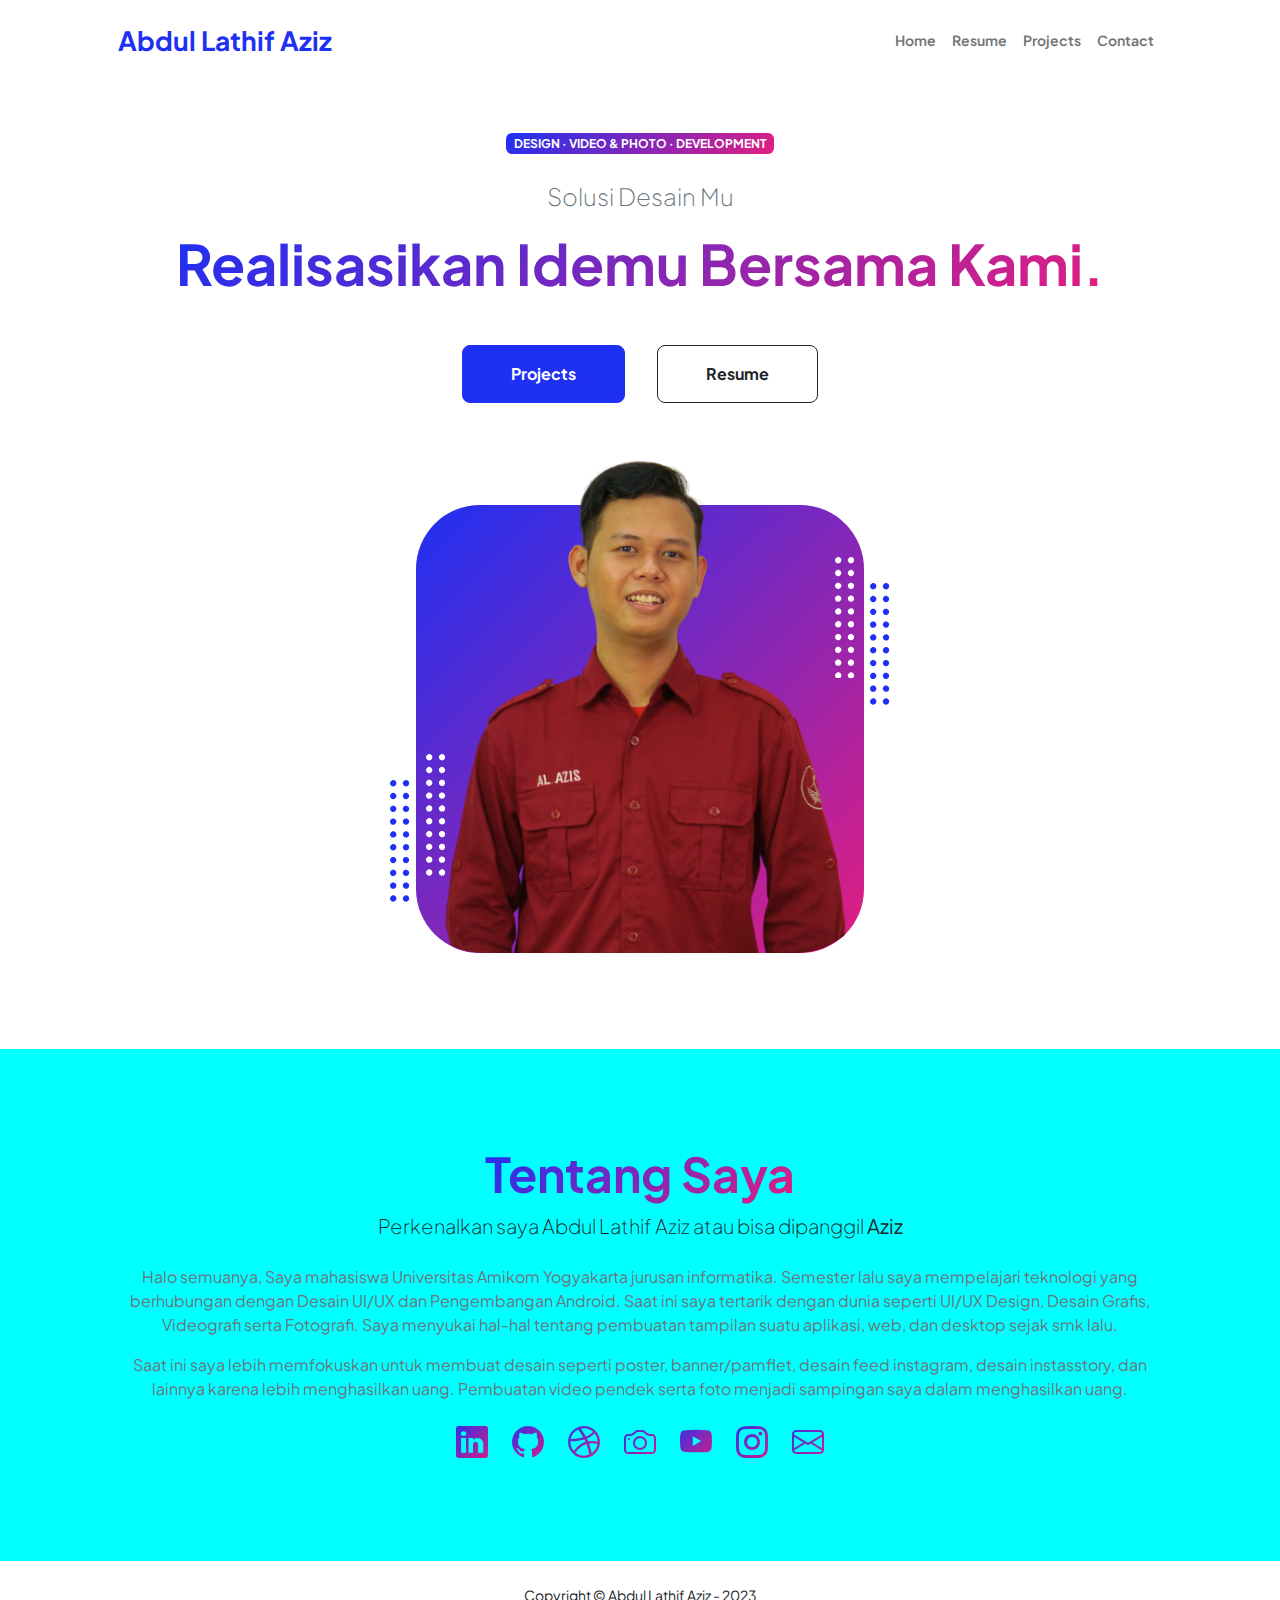
<file: index.html>
<!DOCTYPE html>
<html lang="en">
    <head>
        <meta charset="utf-8" />
        <meta name="viewport" content="width=device-width, initial-scale=1, shrink-to-fit=no" />
        <meta name="description" content="" />
        <meta name="author" content="" />
        <title>Abdul Lathif Aziz</title>
        <!-- Favicon-->
        <link rel="icon" type="image/x-icon" href="assets/logo.png" />
        <!-- Custom Google font-->
        <link rel="preconnect" href="https://fonts.googleapis.com" />
        <link rel="preconnect" href="https://fonts.gstatic.com" crossorigin />
        <link href="https://fonts.googleapis.com/css2?family=Plus+Jakarta+Sans:wght@100;200;300;400;500;600;700;800;900&amp;display=swap" rel="stylesheet" />
        <!-- Bootstrap icons-->
        <link href="https://cdn.jsdelivr.net/npm/bootstrap-icons@1.8.1/font/bootstrap-icons.css" rel="stylesheet" />
        <!-- Core theme CSS (includes Bootstrap)-->
        <link href="css/styles.css" rel="stylesheet" />
    </head>
    <body class="d-flex flex-column h-100">
        <main class="flex-shrink-0">
            <!-- Navigation-->
            <nav class="navbar navbar-expand-lg navbar-light bg-white py-3">
                <div class="container px-5">
                    <a class="navbar-brand" href="index.html"><span class="fw-bolder text-primary">Abdul Lathif Aziz</span></a>
                    <button class="navbar-toggler" type="button" data-bs-toggle="collapse" data-bs-target="#navbarSupportedContent" aria-controls="navbarSupportedContent" aria-expanded="false" aria-label="Toggle navigation"><span class="navbar-toggler-icon"></span></button>
                    <div class="collapse navbar-collapse" id="navbarSupportedContent">
                        <ul class="navbar-nav ms-auto mb-2 mb-lg-0 small fw-bolder">
                            <li class="nav-item"><a class="nav-link" href="index.html">Home</a></li>
                            <li class="nav-item"><a class="nav-link" href="resume.html">Resume</a></li>
                            <li class="nav-item"><a class="nav-link" href="projects.html">Projects</a></li>
                            <li class="nav-item"><a class="nav-link" href="contact.html">Contact</a></li>
                        </ul>
                    </div>
                </div>
            </nav>
            <!-- Header-->
            <header class="py-5">
                <div class="container px-5 pb-5">
                    <div class="row gx-5 align-items-center">
                        <div class="col-xxl-5">
                            <!-- Header text content-->
                            <div class="text-center text-xxl-start">
                                <div class="badge bg-gradient-primary-to-secondary text-white mb-4"><div class="text-uppercase">Design &middot; Video & Photo &middot; Development</div></div>
                                <div class="fs-4 fw-light text-muted mb-3">Solusi Desain Mu</div>
                                <h1 class="display-4 fw-bolder mb-5"><span class="text-gradient d-inline">Realisasikan Idemu Bersama Kami.</span></h1>
                                <div class="d-grid gap-3 d-sm-flex justify-content-sm-center justify-content-xxl-start mb-3">
                                    <a class="btn btn-primary btn-lg px-5 py-3 me-sm-3 fs-6 fw-bolder" href="projects.html">Projects</a>
                                    <a class="btn btn-outline-dark btn-lg px-5 py-3 fs-6 fw-bolder" href="resume.html">Resume</a>
                                </div>
                            </div>
                        </div>
                        <div class="col-xxl-7">
                            <!-- Header profile picture-->
                            <div class="d-flex justify-content-center mt-5 mt-xxl-0">
                                <div class="profile bg-gradient-primary-to-secondary">
                                    <!-- TIP: For best results, use a photo with a transparent background like the demo example below-->
                                    <!-- Watch a tutorial on how to do this on YouTube (link)-->
                                    <img class="profile-img" src="assets/photo.png" alt="..." />
                                    <div class="dots-1">
                                        <!-- SVG Dots-->
                                        <svg version="1.1" xmlns="http://www.w3.org/2000/svg" xmlns:xlink="http://www.w3.org/1999/xlink" x="0px" y="0px" viewBox="0 0 191.6 1215.4" style="enable-background: new 0 0 191.6 1215.4" xml:space="preserve">
                                            <g transform="translate(0.000000,1280.000000) scale(0.100000,-0.100000)">
                                                <path d="M227.7,12788.6c-105-35-200-141-222-248c-43-206,163-412,369-369c155,32,275,190,260,339c-11,105-90,213-190,262        C383.7,12801.6,289.7,12808.6,227.7,12788.6z"></path>
                                                <path d="M1507.7,12788.6c-151-50-253-216-222-362c25-119,136-230,254-255c194-41,395,142,375,339c-11,105-90,213-190,262        C1663.7,12801.6,1569.7,12808.6,1507.7,12788.6z"></path>
                                                <path d="M227.7,11508.6c-105-35-200-141-222-248c-43-206,163-412,369-369c155,32,275,190,260,339c-11,105-90,213-190,262        C383.7,11521.6,289.7,11528.6,227.7,11508.6z"></path>
                                                <path d="M1507.7,11508.6c-151-50-253-216-222-362c25-119,136-230,254-255c194-41,395,142,375,339c-11,105-90,213-190,262        C1663.7,11521.6,1569.7,11528.6,1507.7,11508.6z"></path>
                                                <path d="M227.7,10228.6c-105-35-200-141-222-248c-43-206,163-412,369-369c155,32,275,190,260,339c-11,105-90,213-190,262        C383.7,10241.6,289.7,10248.6,227.7,10228.6z"></path>
                                                <path d="M1507.7,10228.6c-105-35-200-141-222-248c-43-206,163-412,369-369c155,32,275,190,260,339c-11,105-90,213-190,262        C1663.7,10241.6,1569.7,10248.6,1507.7,10228.6z"></path>
                                                <path d="M227.7,8948.6c-105-35-200-141-222-248c-43-206,163-412,369-369c155,32,275,190,260,339c-11,105-90,213-190,262        C383.7,8961.6,289.7,8968.6,227.7,8948.6z"></path>
                                                <path d="M1507.7,8948.6c-105-35-200-141-222-248c-43-206,163-412,369-369c155,32,275,190,260,339c-11,105-90,213-190,262        C1663.7,8961.6,1569.7,8968.6,1507.7,8948.6z"></path>
                                                <path d="M227.7,7668.6c-105-35-200-141-222-248c-43-206,163-412,369-369c155,32,275,190,260,339c-11,105-90,213-190,262        C383.7,7681.6,289.7,7688.6,227.7,7668.6z"></path>
                                                <path d="M1507.7,7668.6c-105-35-200-141-222-248c-43-206,163-412,369-369c155,32,275,190,260,339c-11,105-90,213-190,262        C1663.7,7681.6,1569.7,7688.6,1507.7,7668.6z"></path>
                                                <path d="M227.7,6388.6c-105-35-200-141-222-248c-43-206,163-412,369-369c155,32,275,190,260,339c-11,105-90,213-190,262        C383.7,6401.6,289.7,6408.6,227.7,6388.6z"></path>
                                                <path d="M1507.7,6388.6c-105-35-200-141-222-248c-43-206,163-412,369-369c155,32,275,190,260,339c-11,105-90,213-190,262        C1663.7,6401.6,1569.7,6408.6,1507.7,6388.6z"></path>
                                                <path d="M227.7,5108.6c-105-35-200-141-222-248c-43-206,163-412,369-369c155,32,275,190,260,339c-11,105-90,213-190,262        C383.7,5121.6,289.7,5128.6,227.7,5108.6z"></path>
                                                <path d="M1507.7,5108.6c-105-35-200-141-222-248c-43-206,163-412,369-369c155,32,275,190,260,339c-11,105-90,213-190,262        C1663.7,5121.6,1569.7,5128.6,1507.7,5108.6z"></path>
                                                <path d="M227.7,3828.6c-105-35-200-141-222-248c-43-206,163-412,369-369c155,32,275,190,260,339c-11,105-90,213-190,262        C383.7,3841.6,289.7,3848.6,227.7,3828.6z"></path>
                                                <path d="M1507.7,3828.6c-105-35-200-141-222-248c-43-206,163-412,369-369c155,32,275,190,260,339c-11,105-90,213-190,262        C1663.7,3841.6,1569.7,3848.6,1507.7,3828.6z"></path>
                                                <path d="M227.7,2548.6c-105-35-200-141-222-248c-43-206,163-412,369-369c155,32,275,190,260,339c-11,105-90,213-190,262        C383.7,2561.6,289.7,2568.6,227.7,2548.6z"></path>
                                                <path d="M1507.7,2548.6c-105-35-200-141-222-248c-43-206,163-412,369-369c155,32,275,190,260,339c-11,105-90,213-190,262        C1663.7,2561.6,1569.7,2568.6,1507.7,2548.6z"></path>
                                                <path d="M227.7,1268.6c-105-35-200-141-222-248c-43-206,163-412,369-369c155,32,275,190,260,339c-11,105-90,213-190,262        C383.7,1281.6,289.7,1288.6,227.7,1268.6z"></path>
                                                <path d="M1507.7,1268.6c-105-35-200-141-222-248c-43-206,163-412,369-369c155,32,275,190,260,339c-11,105-90,213-190,262        C1663.7,1281.6,1569.7,1288.6,1507.7,1268.6z"></path>
                                            </g>
                                        </svg>
                                        <!-- END of SVG dots-->
                                    </div>
                                    <div class="dots-2">
                                        <!-- SVG Dots-->
                                        <svg version="1.1" xmlns="http://www.w3.org/2000/svg" xmlns:xlink="http://www.w3.org/1999/xlink" x="0px" y="0px" viewBox="0 0 191.6 1215.4" style="enable-background: new 0 0 191.6 1215.4" xml:space="preserve">
                                            <g transform="translate(0.000000,1280.000000) scale(0.100000,-0.100000)">
                                                <path d="M227.7,12788.6c-105-35-200-141-222-248c-43-206,163-412,369-369c155,32,275,190,260,339c-11,105-90,213-190,262        C383.7,12801.6,289.7,12808.6,227.7,12788.6z"></path>
                                                <path d="M1507.7,12788.6c-151-50-253-216-222-362c25-119,136-230,254-255c194-41,395,142,375,339c-11,105-90,213-190,262        C1663.7,12801.6,1569.7,12808.6,1507.7,12788.6z"></path>
                                                <path d="M227.7,11508.6c-105-35-200-141-222-248c-43-206,163-412,369-369c155,32,275,190,260,339c-11,105-90,213-190,262        C383.7,11521.6,289.7,11528.6,227.7,11508.6z"></path>
                                                <path d="M1507.7,11508.6c-151-50-253-216-222-362c25-119,136-230,254-255c194-41,395,142,375,339c-11,105-90,213-190,262        C1663.7,11521.6,1569.7,11528.6,1507.7,11508.6z"></path>
                                                <path d="M227.7,10228.6c-105-35-200-141-222-248c-43-206,163-412,369-369c155,32,275,190,260,339c-11,105-90,213-190,262        C383.7,10241.6,289.7,10248.6,227.7,10228.6z"></path>
                                                <path d="M1507.7,10228.6c-105-35-200-141-222-248c-43-206,163-412,369-369c155,32,275,190,260,339c-11,105-90,213-190,262        C1663.7,10241.6,1569.7,10248.6,1507.7,10228.6z"></path>
                                                <path d="M227.7,8948.6c-105-35-200-141-222-248c-43-206,163-412,369-369c155,32,275,190,260,339c-11,105-90,213-190,262        C383.7,8961.6,289.7,8968.6,227.7,8948.6z"></path>
                                                <path d="M1507.7,8948.6c-105-35-200-141-222-248c-43-206,163-412,369-369c155,32,275,190,260,339c-11,105-90,213-190,262        C1663.7,8961.6,1569.7,8968.6,1507.7,8948.6z"></path>
                                                <path d="M227.7,7668.6c-105-35-200-141-222-248c-43-206,163-412,369-369c155,32,275,190,260,339c-11,105-90,213-190,262        C383.7,7681.6,289.7,7688.6,227.7,7668.6z"></path>
                                                <path d="M1507.7,7668.6c-105-35-200-141-222-248c-43-206,163-412,369-369c155,32,275,190,260,339c-11,105-90,213-190,262        C1663.7,7681.6,1569.7,7688.6,1507.7,7668.6z"></path>
                                                <path d="M227.7,6388.6c-105-35-200-141-222-248c-43-206,163-412,369-369c155,32,275,190,260,339c-11,105-90,213-190,262        C383.7,6401.6,289.7,6408.6,227.7,6388.6z"></path>
                                                <path d="M1507.7,6388.6c-105-35-200-141-222-248c-43-206,163-412,369-369c155,32,275,190,260,339c-11,105-90,213-190,262        C1663.7,6401.6,1569.7,6408.6,1507.7,6388.6z"></path>
                                                <path d="M227.7,5108.6c-105-35-200-141-222-248c-43-206,163-412,369-369c155,32,275,190,260,339c-11,105-90,213-190,262        C383.7,5121.6,289.7,5128.6,227.7,5108.6z"></path>
                                                <path d="M1507.7,5108.6c-105-35-200-141-222-248c-43-206,163-412,369-369c155,32,275,190,260,339c-11,105-90,213-190,262        C1663.7,5121.6,1569.7,5128.6,1507.7,5108.6z"></path>
                                                <path d="M227.7,3828.6c-105-35-200-141-222-248c-43-206,163-412,369-369c155,32,275,190,260,339c-11,105-90,213-190,262        C383.7,3841.6,289.7,3848.6,227.7,3828.6z"></path>
                                                <path d="M1507.7,3828.6c-105-35-200-141-222-248c-43-206,163-412,369-369c155,32,275,190,260,339c-11,105-90,213-190,262        C1663.7,3841.6,1569.7,3848.6,1507.7,3828.6z"></path>
                                                <path d="M227.7,2548.6c-105-35-200-141-222-248c-43-206,163-412,369-369c155,32,275,190,260,339c-11,105-90,213-190,262        C383.7,2561.6,289.7,2568.6,227.7,2548.6z"></path>
                                                <path d="M1507.7,2548.6c-105-35-200-141-222-248c-43-206,163-412,369-369c155,32,275,190,260,339c-11,105-90,213-190,262        C1663.7,2561.6,1569.7,2568.6,1507.7,2548.6z"></path>
                                                <path d="M227.7,1268.6c-105-35-200-141-222-248c-43-206,163-412,369-369c155,32,275,190,260,339c-11,105-90,213-190,262        C383.7,1281.6,289.7,1288.6,227.7,1268.6z"></path>
                                                <path d="M1507.7,1268.6c-105-35-200-141-222-248c-43-206,163-412,369-369c155,32,275,190,260,339c-11,105-90,213-190,262        C1663.7,1281.6,1569.7,1288.6,1507.7,1268.6z"></path>
                                            </g>
                                        </svg>
                                        <!-- END of SVG dots-->
                                    </div>
                                    <div class="dots-3">
                                        <!-- SVG Dots-->
                                        <svg version="1.1" xmlns="http://www.w3.org/2000/svg" xmlns:xlink="http://www.w3.org/1999/xlink" x="0px" y="0px" viewBox="0 0 191.6 1215.4" style="enable-background: new 0 0 191.6 1215.4" xml:space="preserve">
                                            <g transform="translate(0.000000,1280.000000) scale(0.100000,-0.100000)">
                                                <path d="M227.7,12788.6c-105-35-200-141-222-248c-43-206,163-412,369-369c155,32,275,190,260,339c-11,105-90,213-190,262        C383.7,12801.6,289.7,12808.6,227.7,12788.6z"></path>
                                                <path d="M1507.7,12788.6c-151-50-253-216-222-362c25-119,136-230,254-255c194-41,395,142,375,339c-11,105-90,213-190,262        C1663.7,12801.6,1569.7,12808.6,1507.7,12788.6z"></path>
                                                <path d="M227.7,11508.6c-105-35-200-141-222-248c-43-206,163-412,369-369c155,32,275,190,260,339c-11,105-90,213-190,262        C383.7,11521.6,289.7,11528.6,227.7,11508.6z"></path>
                                                <path d="M1507.7,11508.6c-151-50-253-216-222-362c25-119,136-230,254-255c194-41,395,142,375,339c-11,105-90,213-190,262        C1663.7,11521.6,1569.7,11528.6,1507.7,11508.6z"></path>
                                                <path d="M227.7,10228.6c-105-35-200-141-222-248c-43-206,163-412,369-369c155,32,275,190,260,339c-11,105-90,213-190,262        C383.7,10241.6,289.7,10248.6,227.7,10228.6z"></path>
                                                <path d="M1507.7,10228.6c-105-35-200-141-222-248c-43-206,163-412,369-369c155,32,275,190,260,339c-11,105-90,213-190,262        C1663.7,10241.6,1569.7,10248.6,1507.7,10228.6z"></path>
                                                <path d="M227.7,8948.6c-105-35-200-141-222-248c-43-206,163-412,369-369c155,32,275,190,260,339c-11,105-90,213-190,262        C383.7,8961.6,289.7,8968.6,227.7,8948.6z"></path>
                                                <path d="M1507.7,8948.6c-105-35-200-141-222-248c-43-206,163-412,369-369c155,32,275,190,260,339c-11,105-90,213-190,262        C1663.7,8961.6,1569.7,8968.6,1507.7,8948.6z"></path>
                                                <path d="M227.7,7668.6c-105-35-200-141-222-248c-43-206,163-412,369-369c155,32,275,190,260,339c-11,105-90,213-190,262        C383.7,7681.6,289.7,7688.6,227.7,7668.6z"></path>
                                                <path d="M1507.7,7668.6c-105-35-200-141-222-248c-43-206,163-412,369-369c155,32,275,190,260,339c-11,105-90,213-190,262        C1663.7,7681.6,1569.7,7688.6,1507.7,7668.6z"></path>
                                                <path d="M227.7,6388.6c-105-35-200-141-222-248c-43-206,163-412,369-369c155,32,275,190,260,339c-11,105-90,213-190,262        C383.7,6401.6,289.7,6408.6,227.7,6388.6z"></path>
                                                <path d="M1507.7,6388.6c-105-35-200-141-222-248c-43-206,163-412,369-369c155,32,275,190,260,339c-11,105-90,213-190,262        C1663.7,6401.6,1569.7,6408.6,1507.7,6388.6z"></path>
                                                <path d="M227.7,5108.6c-105-35-200-141-222-248c-43-206,163-412,369-369c155,32,275,190,260,339c-11,105-90,213-190,262        C383.7,5121.6,289.7,5128.6,227.7,5108.6z"></path>
                                                <path d="M1507.7,5108.6c-105-35-200-141-222-248c-43-206,163-412,369-369c155,32,275,190,260,339c-11,105-90,213-190,262        C1663.7,5121.6,1569.7,5128.6,1507.7,5108.6z"></path>
                                                <path d="M227.7,3828.6c-105-35-200-141-222-248c-43-206,163-412,369-369c155,32,275,190,260,339c-11,105-90,213-190,262        C383.7,3841.6,289.7,3848.6,227.7,3828.6z"></path>
                                                <path d="M1507.7,3828.6c-105-35-200-141-222-248c-43-206,163-412,369-369c155,32,275,190,260,339c-11,105-90,213-190,262        C1663.7,3841.6,1569.7,3848.6,1507.7,3828.6z"></path>
                                                <path d="M227.7,2548.6c-105-35-200-141-222-248c-43-206,163-412,369-369c155,32,275,190,260,339c-11,105-90,213-190,262        C383.7,2561.6,289.7,2568.6,227.7,2548.6z"></path>
                                                <path d="M1507.7,2548.6c-105-35-200-141-222-248c-43-206,163-412,369-369c155,32,275,190,260,339c-11,105-90,213-190,262        C1663.7,2561.6,1569.7,2568.6,1507.7,2548.6z"></path>
                                                <path d="M227.7,1268.6c-105-35-200-141-222-248c-43-206,163-412,369-369c155,32,275,190,260,339c-11,105-90,213-190,262        C383.7,1281.6,289.7,1288.6,227.7,1268.6z"></path>
                                                <path d="M1507.7,1268.6c-105-35-200-141-222-248c-43-206,163-412,369-369c155,32,275,190,260,339c-11,105-90,213-190,262        C1663.7,1281.6,1569.7,1288.6,1507.7,1268.6z"></path>
                                            </g>
                                        </svg>
                                        <!-- END of SVG dots-->
                                    </div>
                                    <div class="dots-4">
                                        <!-- SVG Dots-->
                                        <svg version="1.1" xmlns="http://www.w3.org/2000/svg" xmlns:xlink="http://www.w3.org/1999/xlink" x="0px" y="0px" viewBox="0 0 191.6 1215.4" style="enable-background: new 0 0 191.6 1215.4" xml:space="preserve">
                                            <g transform="translate(0.000000,1280.000000) scale(0.100000,-0.100000)">
                                                <path d="M227.7,12788.6c-105-35-200-141-222-248c-43-206,163-412,369-369c155,32,275,190,260,339c-11,105-90,213-190,262        C383.7,12801.6,289.7,12808.6,227.7,12788.6z"></path>
                                                <path d="M1507.7,12788.6c-151-50-253-216-222-362c25-119,136-230,254-255c194-41,395,142,375,339c-11,105-90,213-190,262        C1663.7,12801.6,1569.7,12808.6,1507.7,12788.6z"></path>
                                                <path d="M227.7,11508.6c-105-35-200-141-222-248c-43-206,163-412,369-369c155,32,275,190,260,339c-11,105-90,213-190,262        C383.7,11521.6,289.7,11528.6,227.7,11508.6z"></path>
                                                <path d="M1507.7,11508.6c-151-50-253-216-222-362c25-119,136-230,254-255c194-41,395,142,375,339c-11,105-90,213-190,262        C1663.7,11521.6,1569.7,11528.6,1507.7,11508.6z"></path>
                                                <path d="M227.7,10228.6c-105-35-200-141-222-248c-43-206,163-412,369-369c155,32,275,190,260,339c-11,105-90,213-190,262        C383.7,10241.6,289.7,10248.6,227.7,10228.6z"></path>
                                                <path d="M1507.7,10228.6c-105-35-200-141-222-248c-43-206,163-412,369-369c155,32,275,190,260,339c-11,105-90,213-190,262        C1663.7,10241.6,1569.7,10248.6,1507.7,10228.6z"></path>
                                                <path d="M227.7,8948.6c-105-35-200-141-222-248c-43-206,163-412,369-369c155,32,275,190,260,339c-11,105-90,213-190,262        C383.7,8961.6,289.7,8968.6,227.7,8948.6z"></path>
                                                <path d="M1507.7,8948.6c-105-35-200-141-222-248c-43-206,163-412,369-369c155,32,275,190,260,339c-11,105-90,213-190,262        C1663.7,8961.6,1569.7,8968.6,1507.7,8948.6z"></path>
                                                <path d="M227.7,7668.6c-105-35-200-141-222-248c-43-206,163-412,369-369c155,32,275,190,260,339c-11,105-90,213-190,262        C383.7,7681.6,289.7,7688.6,227.7,7668.6z"></path>
                                                <path d="M1507.7,7668.6c-105-35-200-141-222-248c-43-206,163-412,369-369c155,32,275,190,260,339c-11,105-90,213-190,262        C1663.7,7681.6,1569.7,7688.6,1507.7,7668.6z"></path>
                                                <path d="M227.7,6388.6c-105-35-200-141-222-248c-43-206,163-412,369-369c155,32,275,190,260,339c-11,105-90,213-190,262        C383.7,6401.6,289.7,6408.6,227.7,6388.6z"></path>
                                                <path d="M1507.7,6388.6c-105-35-200-141-222-248c-43-206,163-412,369-369c155,32,275,190,260,339c-11,105-90,213-190,262        C1663.7,6401.6,1569.7,6408.6,1507.7,6388.6z"></path>
                                                <path d="M227.7,5108.6c-105-35-200-141-222-248c-43-206,163-412,369-369c155,32,275,190,260,339c-11,105-90,213-190,262        C383.7,5121.6,289.7,5128.6,227.7,5108.6z"></path>
                                                <path d="M1507.7,5108.6c-105-35-200-141-222-248c-43-206,163-412,369-369c155,32,275,190,260,339c-11,105-90,213-190,262        C1663.7,5121.6,1569.7,5128.6,1507.7,5108.6z"></path>
                                                <path d="M227.7,3828.6c-105-35-200-141-222-248c-43-206,163-412,369-369c155,32,275,190,260,339c-11,105-90,213-190,262        C383.7,3841.6,289.7,3848.6,227.7,3828.6z"></path>
                                                <path d="M1507.7,3828.6c-105-35-200-141-222-248c-43-206,163-412,369-369c155,32,275,190,260,339c-11,105-90,213-190,262        C1663.7,3841.6,1569.7,3848.6,1507.7,3828.6z"></path>
                                                <path d="M227.7,2548.6c-105-35-200-141-222-248c-43-206,163-412,369-369c155,32,275,190,260,339c-11,105-90,213-190,262        C383.7,2561.6,289.7,2568.6,227.7,2548.6z"></path>
                                                <path d="M1507.7,2548.6c-105-35-200-141-222-248c-43-206,163-412,369-369c155,32,275,190,260,339c-11,105-90,213-190,262        C1663.7,2561.6,1569.7,2568.6,1507.7,2548.6z"></path>
                                                <path d="M227.7,1268.6c-105-35-200-141-222-248c-43-206,163-412,369-369c155,32,275,190,260,339c-11,105-90,213-190,262        C383.7,1281.6,289.7,1288.6,227.7,1268.6z"></path>
                                                <path d="M1507.7,1268.6c-105-35-200-141-222-248c-43-206,163-412,369-369c155,32,275,190,260,339c-11,105-90,213-190,262        C1663.7,1281.6,1569.7,1288.6,1507.7,1268.6z"></path>
                                            </g>
                                        </svg>
                                        <!-- END of SVG dots-->
                                    </div>
                                </div>
                            </div>
                        </div>
                    </div>
                </div>
            </header>
            <!-- About Section-->
            <section class="bg-bawah py-5">
                <div class="container px-5">
                    <div class="row gx-5 justify-content-center">
                        <div class="col-xxl-8">
                            <div class="text-center my-5">
                                <h2 class="display-5 fw-bolder"><span class="text-gradient d-inline">Tentang Saya</span></h2>
                                <p class="lead fw-light mb-4">Perkenalkan saya Abdul Lathif Aziz atau bisa dipanggil <b>Aziz</b></p>
                                <p class="text-muted">Halo semuanya, Saya mahasiswa Universitas Amikom Yogyakarta jurusan informatika. Semester lalu saya mempelajari teknologi yang berhubungan dengan Desain UI/UX dan Pengembangan Android. Saat ini saya tertarik dengan dunia seperti UI/UX Design, Desain Grafis, Videografi serta Fotografi. Saya menyukai hal-hal tentang pembuatan tampilan suatu aplikasi, web, dan desktop sejak smk lalu. </p>
                                <p class="text-muted">Saat ini saya lebih memfokuskan untuk membuat desain seperti poster, banner/pamflet, desain feed instagram, desain instasstory, dan lainnya karena lebih menghasilkan uang. Pembuatan video pendek serta foto menjadi sampingan saya dalam menghasilkan uang.</p>
                                <div class="d-flex justify-content-center fs-2 gap-4">
                                    <a class="text-gradient" href="https://www.linkedin.com/in/abdullathifaziz/"><i class="bi bi-linkedin"></i></a>
                                    <a class="text-gradient" href="https://github.com/abdullathifaziz"><i class="bi bi-github"></i></a>
                                    <a class="text-gradient" href="https://dribbble.com/abdullathifaziz"><i class="bi bi-dribbble"></i></a>
                                    <a class="text-gradient" href="https://www.shutterstock.com/g/Abdullathifaziz/"><i class="bi bi-camera"></i></a>
                                    <a class="text-gradient" href="https://www.youtube.com/channel/UC8zPugzcCTJFFenm7yTtWeA"><i class="bi bi-youtube"></i></a>
                                    <a class="text-gradient" href="https://www.instagram.com/abdullathifaziz/"><i class="bi bi-instagram"></i></a>
                                    <a class="text-gradient" href="mailto:abdullathifaziz@gmail.com"><i class="bi bi-envelope"></i></a>
                                </div>
                            </div>
                        </div>
                    </div>
                </div>
            </section>
        </main>
        <!-- Footer-->
        <footer class="bg-white py-4 mt-auto">
            <div class="container px-5">
                <div class="row align-items-center justify-content-between flex-column flex-sm-row">
                    <div class="text-center"><div class="small m-0">Copyright &copy; Abdul Lathif Aziz - 2023</div></div>
                    <!-- <div class="col-auto">
                        <a class="small" href="#!">Privacy</a>
                        <span class="mx-1">&middot;</span>
                        <a class="small" href="#!">Terms</a>
                        <span class="mx-1">&middot;</span>
                        <a class="small" href="#!">Contact</a>
                    </div> -->
                </div>
            </div>
        </footer>
        <!-- Bootstrap core JS-->
        <script src="https://cdn.jsdelivr.net/npm/bootstrap@5.2.3/dist/js/bootstrap.bundle.min.js"></script>
        <!-- Core theme JS-->
        <script src="js/scripts.js"></script>
    </body>
</html>
</file>
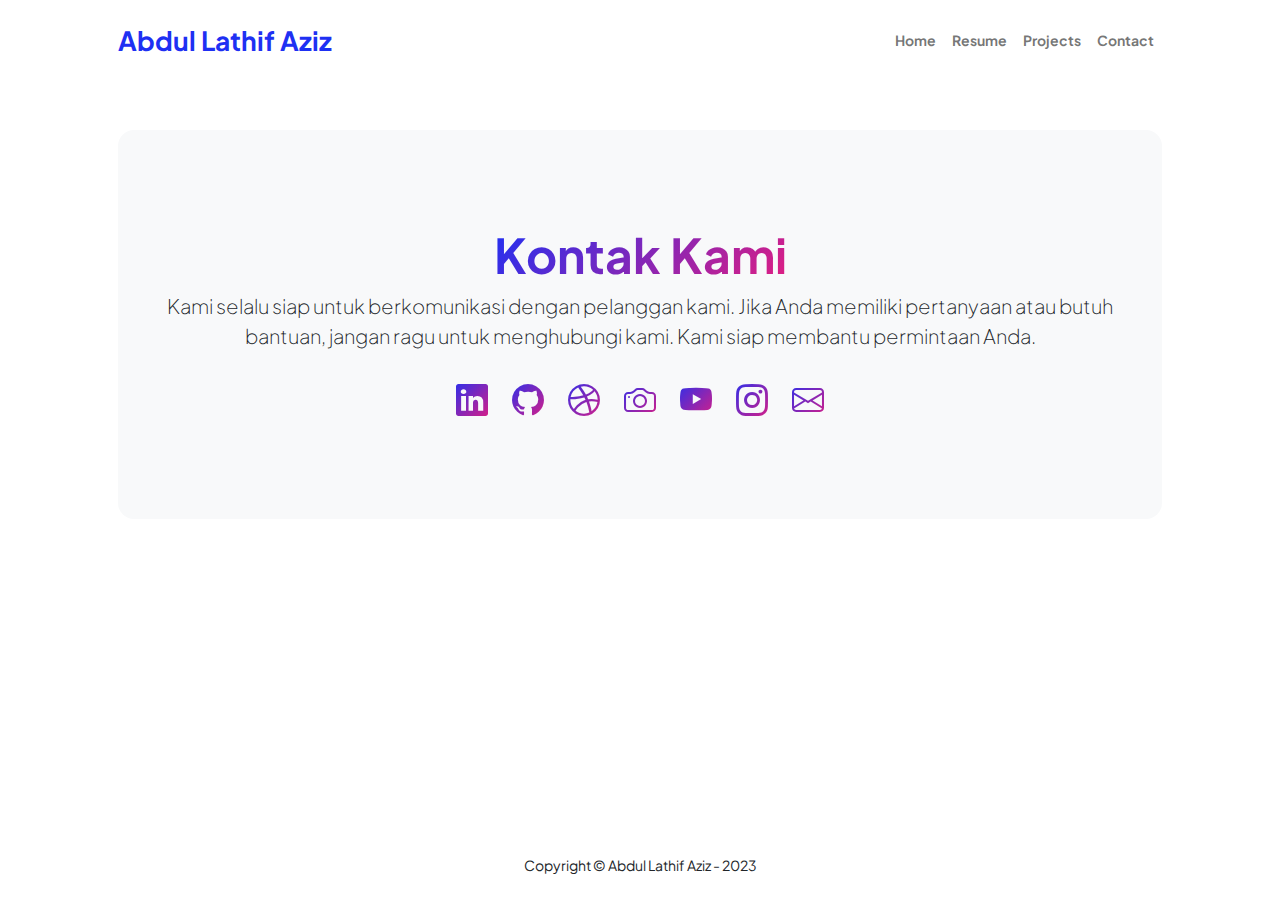
<file: contact.html>
<!DOCTYPE html>
<html lang="en">
    <head>
        <meta charset="utf-8" />
        <meta name="viewport" content="width=device-width, initial-scale=1, shrink-to-fit=no" />
        <meta name="description" content />
        <meta name="author" content />
        <title>Abdul Lathif Aziz - Kontak</title>
        <!-- Favicon-->
        <link rel="icon" type="image/x-icon" href="assets/logo.png" />
        <!-- Custom Google font-->
        <link rel="preconnect" href="https://fonts.googleapis.com" />
        <link rel="preconnect" href="https://fonts.gstatic.com" crossorigin />
        <link href="https://fonts.googleapis.com/css2?family=Plus+Jakarta+Sans:wght@100;200;300;400;500;600;700;800;900&amp;display=swap" rel="stylesheet" />
        <!-- Bootstrap icons-->
        <link href="https://cdn.jsdelivr.net/npm/bootstrap-icons@1.8.1/font/bootstrap-icons.css" rel="stylesheet" />
        <!-- Core theme CSS (includes Bootstrap)-->
        <link href="css/styles.css" rel="stylesheet" />
    </head>
    <body class="d-flex flex-column">
        <main class="flex-shrink-0">
            <!-- Navigation-->
            <nav class="navbar navbar-expand-lg navbar-light bg-white py-3">
                <div class="container px-5">
                    <a class="navbar-brand" href="index.html"><span class="fw-bolder text-primary">Abdul Lathif Aziz</span></a>
                    <button class="navbar-toggler" type="button" data-bs-toggle="collapse" data-bs-target="#navbarSupportedContent" aria-controls="navbarSupportedContent" aria-expanded="false" aria-label="Toggle navigation"><span class="navbar-toggler-icon"></span></button>
                    <div class="collapse navbar-collapse" id="navbarSupportedContent">
                        <ul class="navbar-nav ms-auto mb-2 mb-lg-0 small fw-bolder">
                            <li class="nav-item"><a class="nav-link" href="index.html">Home</a></li>
                            <li class="nav-item"><a class="nav-link" href="resume.html">Resume</a></li>
                            <li class="nav-item"><a class="nav-link" href="projects.html">Projects</a></li>
                            <li class="nav-item"><a class="nav-link" href="contact.html">Contact</a></li>
                        </ul>
                    </div>
                </div>
            </nav>
            <!-- Page content-->

            <section class="py-5">
                <div class="container px-5">
                    <!-- Contact form-->
                    <div class="bg-light rounded-4 py-5 px-4 px-md-5">
                        <div class="row gx-5 justify-content-center">
                            <div class="col-xxl-8">
                                <div class="text-center my-5">
                                    <h2 class="display-5 fw-bolder"><span class="text-gradient d-inline">Kontak Kami</span></h2>
                                    <p class="lead fw-light mb-4">Kami selalu siap untuk berkomunikasi dengan pelanggan kami. Jika Anda memiliki pertanyaan atau butuh bantuan, jangan ragu untuk menghubungi kami. Kami siap membantu permintaan Anda.</p>
                                    <div class="d-flex justify-content-center fs-2 gap-4">
                                        <a class="text-gradient" href="https://www.linkedin.com/in/abdullathifaziz/"><i class="bi bi-linkedin"></i></a>
                                        <a class="text-gradient" href="https://github.com/abdullathifaziz"><i class="bi bi-github"></i></a>
                                        <a class="text-gradient" href="https://dribbble.com/abdullathifaziz"><i class="bi bi-dribbble"></i></a>
                                        <a class="text-gradient" href="https://www.shutterstock.com/g/Abdullathifaziz/"><i class="bi bi-camera"></i></a>
                                        <a class="text-gradient" href="https://www.youtube.com/channel/UC8zPugzcCTJFFenm7yTtWeA"><i class="bi bi-youtube"></i></a>
                                        <a class="text-gradient" href="https://www.instagram.com/abdullathifaziz/"><i class="bi bi-instagram"></i></a>
                                        <a class="text-gradient" href="mailto:abdullathifaziz@gmail.com"><i class="bi bi-envelope"></i></a>
                                    </div>
                                </div>
                            </div>
                        </div>
                    </div>
                </div>
            </section>


        </main>
        <!-- Footer-->
        <footer class="bg-white py-4 mt-auto">
            <div class="container px-5">
                <div class="row align-items-center justify-content-between flex-column flex-sm-row">
                    <div class="text-center"><div class="small m-0">Copyright &copy; Abdul Lathif Aziz - 2023</div></div>
                    <!-- <div class="col-auto">
                        <a class="small" href="#!">Privacy</a>
                        <span class="mx-1">&middot;</span>
                        <a class="small" href="#!">Terms</a>
                        <span class="mx-1">&middot;</span>
                        <a class="small" href="#!">Contact</a>
                    </div> -->
                </div>
            </div>
        </footer>
        <!-- Bootstrap core JS-->
        <script src="https://cdn.jsdelivr.net/npm/bootstrap@5.2.3/dist/js/bootstrap.bundle.min.js"></script>
        <!-- Core theme JS-->
        <script src="js/scripts.js"></script>
        <!-- * * * * * * * * * * * * * * * * * * * * * * * * * * * * * * * * * * * * * * * *-->
        <!-- * *                               SB Forms JS                               * *-->
        <!-- * * Activate your form at https://startbootstrap.com/solution/contact-forms * *-->
        <!-- * * * * * * * * * * * * * * * * * * * * * * * * * * * * * * * * * * * * * * * *-->
        <script src="https://cdn.startbootstrap.com/sb-forms-latest.js"></script>
    </body>
</html>
</file>
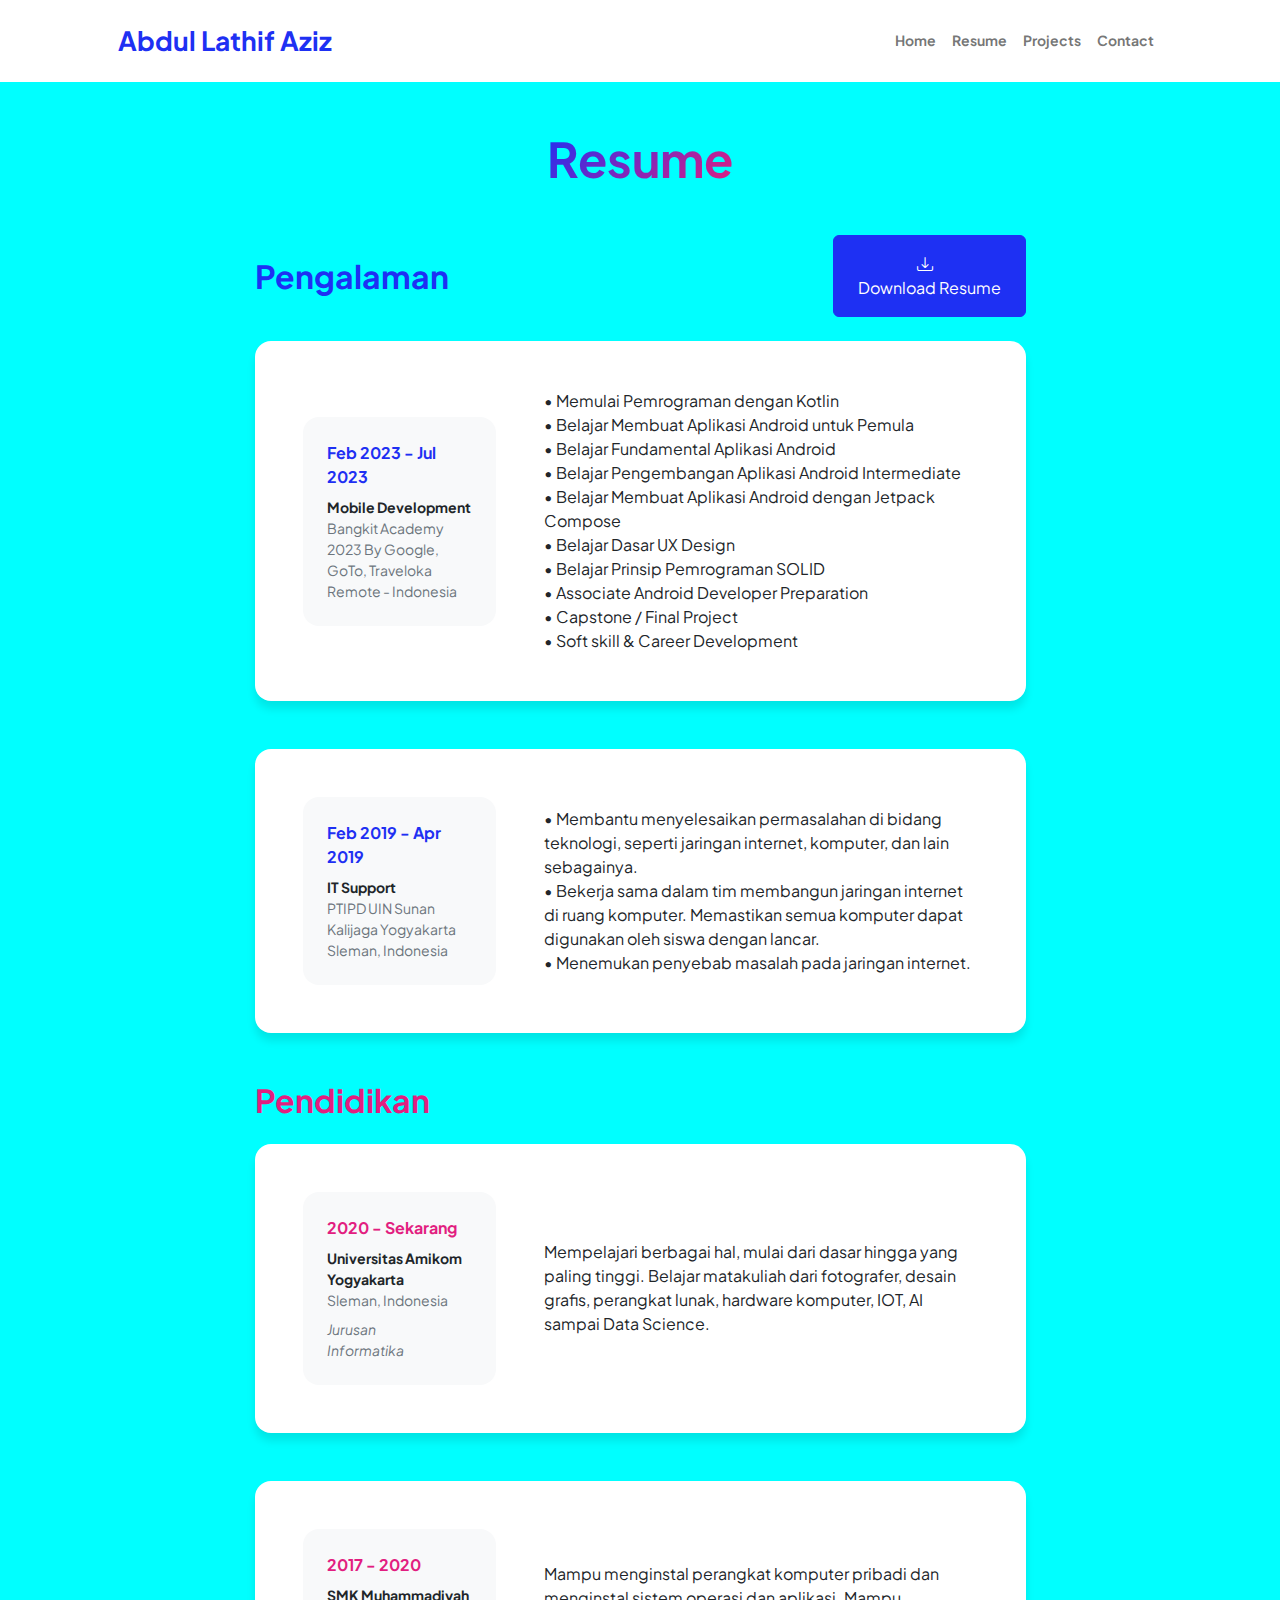
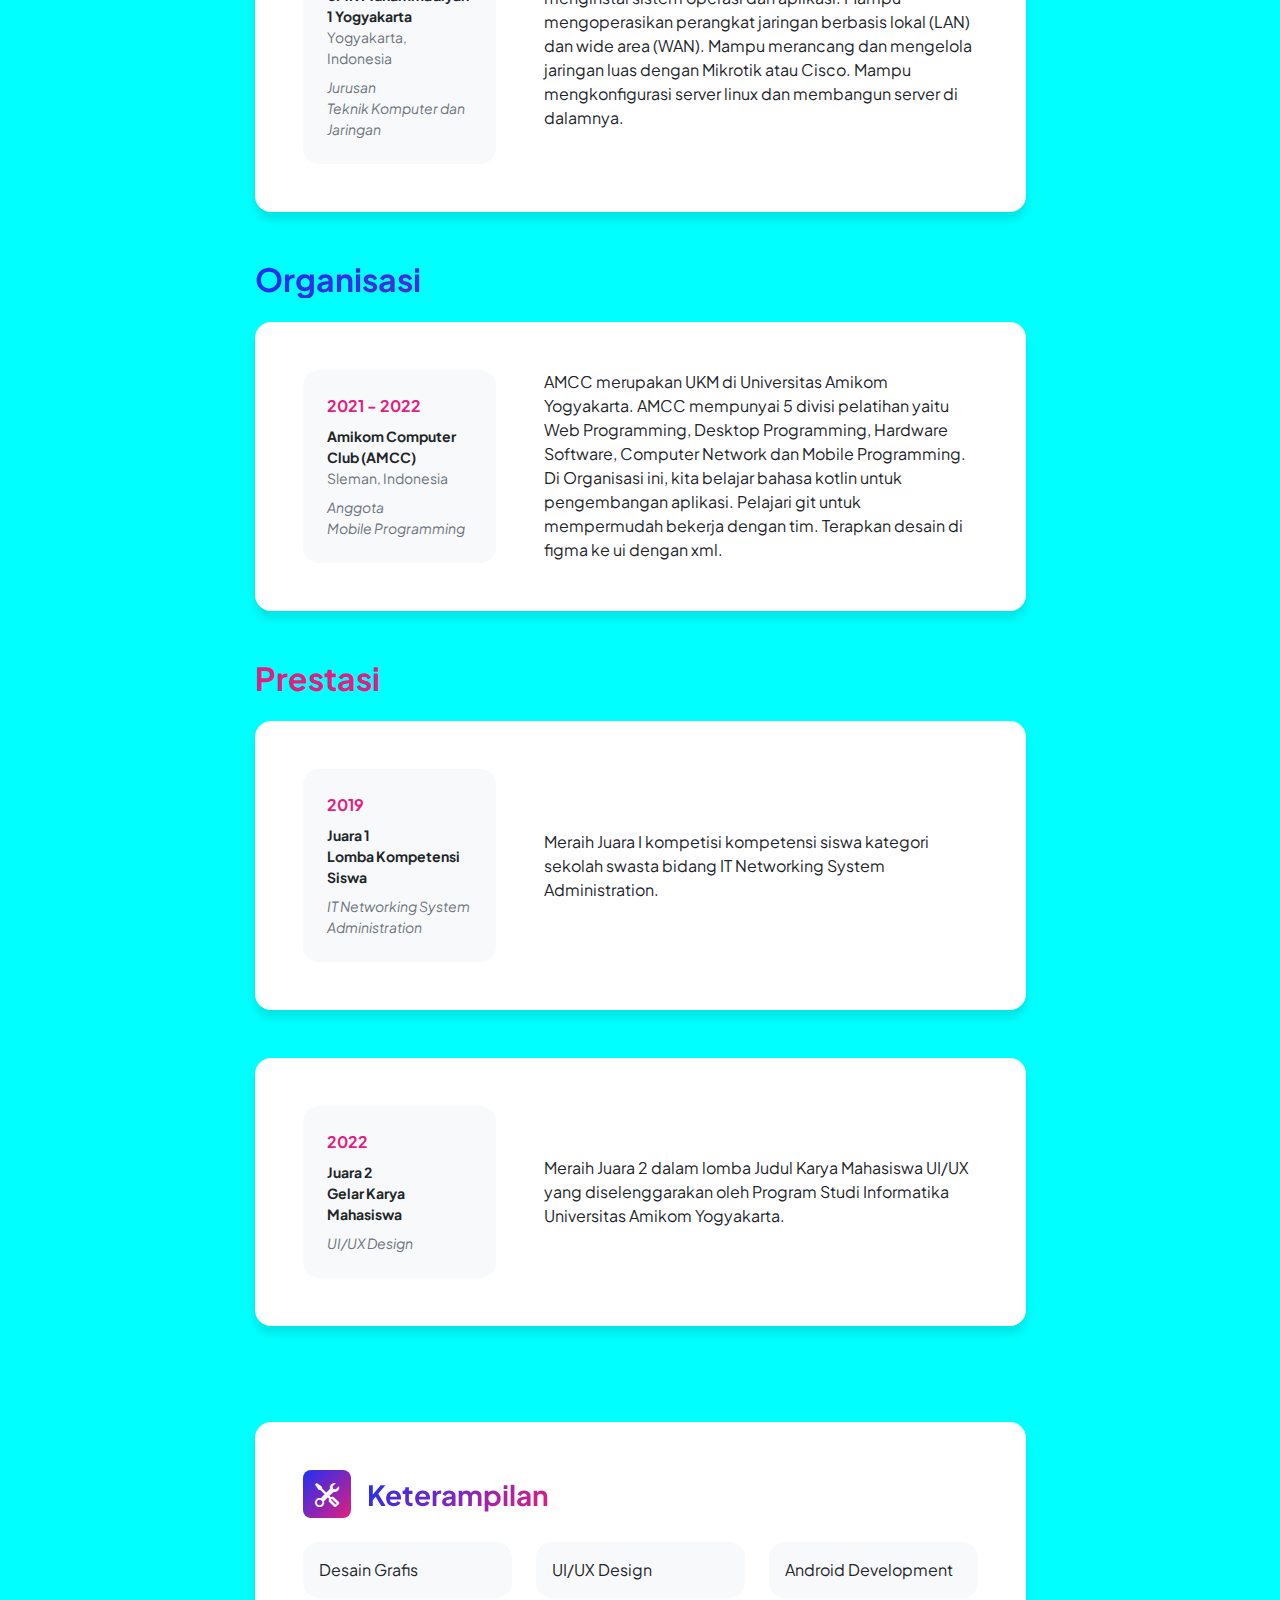
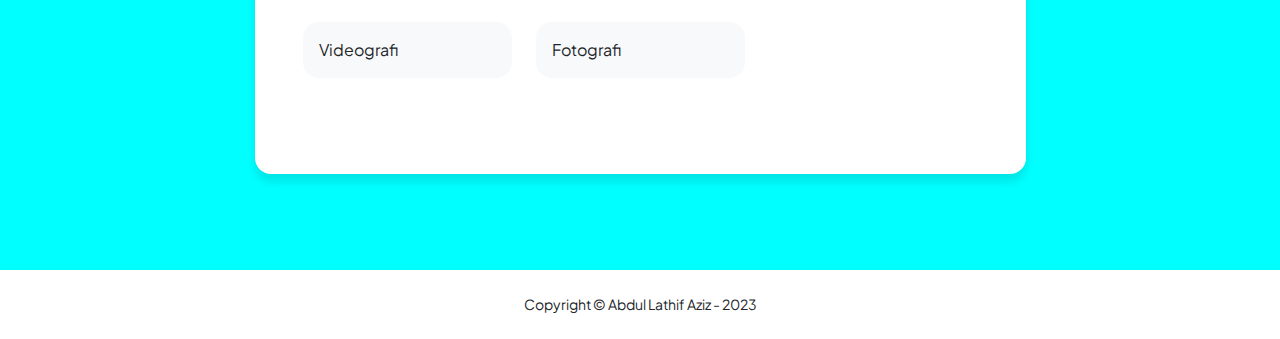
<file: resume.html>
<!DOCTYPE html>
<html lang="en">
    <head>
        <meta charset="utf-8" />
        <meta name="viewport" content="width=device-width, initial-scale=1, shrink-to-fit=no" />
        <meta name="description" content="" />
        <meta name="author" content="" />
        <title>Abdul Lathif Aziz - Resume</title>
        <!-- Favicon-->
        <link rel="icon" type="image/x-icon" href="assets/logo.png" />
        <!-- Custom Google font-->
        <link rel="preconnect" href="https://fonts.googleapis.com" />
        <link rel="preconnect" href="https://fonts.gstatic.com" crossorigin />
        <link href="https://fonts.googleapis.com/css2?family=Plus+Jakarta+Sans:wght@100;200;300;400;500;600;700;800;900&amp;display=swap" rel="stylesheet" />
        <!-- Bootstrap icons-->
        <link href="https://cdn.jsdelivr.net/npm/bootstrap-icons@1.8.1/font/bootstrap-icons.css" rel="stylesheet" />
        <!-- Core theme CSS (includes Bootstrap)-->
        <link href="css/styles.css" rel="stylesheet" />
    </head>
    <body class="d-flex flex-column h-100 bg-bawah">
        <main class="flex-shrink-0">
            <!-- Navigation-->
            <nav class="navbar navbar-expand-lg navbar-light bg-white py-3">
                <div class="container px-5">
                    <a class="navbar-brand" href="index.html"><span class="fw-bolder text-primary">Abdul Lathif Aziz</span></a>
                    <button class="navbar-toggler" type="button" data-bs-toggle="collapse" data-bs-target="#navbarSupportedContent" aria-controls="navbarSupportedContent" aria-expanded="false" aria-label="Toggle navigation"><span class="navbar-toggler-icon"></span></button>
                    <div class="collapse navbar-collapse" id="navbarSupportedContent">
                        <ul class="navbar-nav ms-auto mb-2 mb-lg-0 small fw-bolder">
                            <li class="nav-item"><a class="nav-link" href="index.html">Home</a></li>
                            <li class="nav-item"><a class="nav-link" href="resume.html">Resume</a></li>
                            <li class="nav-item"><a class="nav-link" href="projects.html">Projects</a></li>
                            <li class="nav-item"><a class="nav-link" href="contact.html">Contact</a></li>
                        </ul>
                    </div>
                </div>
            </nav>
            <!-- Page Content-->
            <div class="container px-5 my-5">
                <div class="text-center mb-5">
                    <h1 class="display-5 fw-bolder mb-0"><span class="text-gradient d-inline">Resume</span></h1>
                </div>
                <div class="row gx-5 justify-content-center">
                    <div class="col-lg-11 col-xl-9 col-xxl-8">
                        <!-- Experience Section-->
                        <section>
                            <div class="d-flex align-items-center justify-content-between mb-4">
                                <h2 class="text-primary fw-bolder mb-0">Pengalaman</h2>
                                <!-- Download resume button-->
                                <!-- Note: Set the link href target to a PDF file within your project-->
                                <a class="btn btn-primary px-4 py-3 btn-dw " href="data/CV ABDUL LATHIF AZIZ (FULL).pdf">
                                    <div class="d-inline-block bi bi-download me-2"></div>
                                    <div class="txt-dw">Download Resume</div>
                                </a>
                            </div>
                            <div class="card shadow border-0 rounded-4 mb-5">
                                <div class="card-body p-5">
                                    <div class="row align-items-center gx-5">
                                        <div class="col text-center text-lg-start mb-4 mb-lg-0">
                                            <div class="bg-light p-4 rounded-4">
                                                <div class="text-primary fw-bolder mb-2">Feb 2023 - Jul 2023</div>
                                                <div class="small fw-bolder">Mobile Development</div>
                                                <div class="small text-muted">Bangkit Academy 2023 By Google, GoTo, Traveloka</div>
                                                <div class="small text-muted">Remote - Indonesia</div>
                                            </div>
                                        </div>
                                        <div class="col-lg-8">
                                            <div>• Memulai Pemrograman dengan Kotlin</div>
                                            <div>• Belajar Membuat Aplikasi Android untuk Pemula</div>
                                            <div>• Belajar Fundamental Aplikasi Android</div>
                                            <div>• Belajar Pengembangan Aplikasi Android Intermediate</div>
                                            <div>• Belajar Membuat Aplikasi Android dengan Jetpack Compose</div>
                                            <div>• Belajar Dasar UX Design</div>
                                            <div>• Belajar Prinsip Pemrograman SOLID</div>
                                            <div>• Associate Android Developer Preparation</div>
                                            <div>• Capstone / Final Project</div>
                                            <div>• Soft skill & Career Development</div>
                                        </div>
                                    </div>
                                </div>
                            </div>
                            <div class="card shadow border-0 rounded-4 mb-5">
                                <div class="card-body p-5">
                                    <div class="row align-items-center gx-5">
                                        <div class="col text-center text-lg-start mb-4 mb-lg-0">
                                            <div class="bg-light p-4 rounded-4">
                                                <div class="text-primary fw-bolder mb-2">Feb 2019 - Apr 2019</div>
                                                <div class="small fw-bolder">IT Support</div>
                                                <div class="small text-muted">PTIPD UIN Sunan Kalijaga Yogyakarta</div>
                                                <div class="small text-muted">Sleman, Indonesia</div>
                                            </div>
                                        </div>
                                        <div class="col-lg-8">
                                            <div>• Membantu menyelesaikan permasalahan di bidang teknologi, seperti jaringan internet, komputer, dan lain sebagainya.</div>
                                            <div>• Bekerja sama dalam tim membangun jaringan internet di ruang komputer. Memastikan semua komputer dapat digunakan oleh siswa dengan lancar.</div>
                                            <div>• Menemukan penyebab masalah pada jaringan internet.</div>
                                        </div>
                                    </div>
                                </div>
                            </div>
                        </section>
                        <section>
                            <h2 class="text-secondary fw-bolder mb-4">Pendidikan</h2>
                            <!-- Education Card 1-->
                            <div class="card shadow border-0 rounded-4 mb-5">
                                <div class="card-body p-5">
                                    <div class="row align-items-center gx-5">
                                        <div class="col text-center text-lg-start mb-4 mb-lg-0">
                                            <div class="bg-light p-4 rounded-4">
                                                <div class="text-secondary fw-bolder mb-2">2020 - Sekarang</div>
                                                <div class="mb-2">
                                                    <div class="small fw-bolder">Universitas Amikom Yogyakarta</div>
                                                    <div class="small text-muted">Sleman, Indonesia</div>
                                                </div>
                                                <div class="fst-italic">
                                                    <div class="small text-muted">Jurusan</div>
                                                    <div class="small text-muted">Informatika</div>
                                                </div>
                                            </div>
                                        </div>
                                        <div class="col-lg-8"><div>Mempelajari berbagai hal, mulai dari dasar hingga yang paling tinggi. Belajar matakuliah dari fotografer, desain grafis, perangkat lunak, hardware komputer, IOT, AI sampai Data Science.</div></div>
                                    </div>
                                </div>
                            </div>
                            <div class="card shadow border-0 rounded-4 mb-5">
                                <div class="card-body p-5">
                                    <div class="row align-items-center gx-5">
                                        <div class="col text-center text-lg-start mb-4 mb-lg-0">
                                            <div class="bg-light p-4 rounded-4">
                                                <div class="text-secondary fw-bolder mb-2">2017 - 2020</div>
                                                <div class="mb-2">
                                                    <div class="small fw-bolder">SMK Muhammadiyah 1 Yogyakarta</div>
                                                    <div class="small text-muted">Yogyakarta, Indonesia</div>
                                                </div>
                                                <div class="fst-italic">
                                                    <div class="small text-muted">Jurusan</div>
                                                    <div class="small text-muted">Teknik Komputer dan Jaringan</div>
                                                </div>
                                            </div>
                                        </div>
                                        <div class="col-lg-8"><div>Mampu menginstal perangkat komputer pribadi dan menginstal sistem operasi dan aplikasi. Mampu mengoperasikan perangkat jaringan berbasis lokal (LAN) dan wide area (WAN). Mampu merancang dan mengelola jaringan luas dengan Mikrotik atau Cisco. Mampu mengkonfigurasi server linux dan membangun server di dalamnya.</div></div>
                                    </div>
                                </div>
                            </div>
                        </section>
                        <section>
                            <h2 class="text-gradient fw-bolder mb-4">Organisasi</h2>
                            <!-- Education Card 1-->
                            <div class="card shadow border-0 rounded-4 mb-5">
                                <div class="card-body p-5">
                                    <div class="row align-items-center gx-5">
                                        <div class="col text-center text-lg-start mb-4 mb-lg-0">
                                            <div class="bg-light p-4 rounded-4">
                                                <div class="text-secondary fw-bolder mb-2">2021 - 2022</div>
                                                <div class="mb-2">
                                                    <div class="small fw-bolder">Amikom Computer Club (AMCC)</div>
                                                    <div class="small text-muted">Sleman, Indonesia</div>
                                                </div>
                                                <div class="fst-italic">
                                                    <div class="small text-muted">Anggota</div>
                                                    <div class="small text-muted">Mobile Programming</div>
                                                </div>
                                            </div>
                                        </div>
                                        <div class="col-lg-8"><div>AMCC merupakan UKM di Universitas Amikom Yogyakarta. AMCC mempunyai 5 divisi pelatihan yaitu Web Programming, Desktop Programming, Hardware Software, Computer Network dan Mobile Programming. Di Organisasi ini, kita belajar bahasa kotlin untuk pengembangan aplikasi. Pelajari git untuk mempermudah bekerja dengan tim. Terapkan desain di figma ke ui dengan xml.</div></div>
                                    </div>
                                </div>
                            </div>
                        </section>

                        <section>
                            <h2 class="text-secondary fw-bolder mb-4">Prestasi</h2>
                            <!-- Education Card 1-->
                            <div class="card shadow border-0 rounded-4 mb-5">
                                <div class="card-body p-5">
                                    <div class="row align-items-center gx-5">
                                        <div class="col text-center text-lg-start mb-4 mb-lg-0">
                                            <div class="bg-light p-4 rounded-4">
                                                <div class="text-secondary fw-bolder mb-2">2019</div>
                                                <div class="mb-2">
                                                    <div class="small fw-bolder">Juara 1</div>
                                                    <div class="small fw-bolder">Lomba Kompetensi Siswa</div>
                                                </div>
                                                <div class="fst-italic">
                                                    <div class="small text-muted">IT Networking System Administration</div>
                                                </div>
                                            </div>
                                        </div>
                                        <div class="col-lg-8"><div>Meraih Juara I kompetisi kompetensi siswa kategori sekolah swasta bidang IT Networking System Administration.</div></div>
                                    </div>
                                </div>
                            </div>
                            <div class="card shadow border-0 rounded-4 mb-5">
                                <div class="card-body p-5">
                                    <div class="row align-items-center gx-5">
                                        <div class="col text-center text-lg-start mb-4 mb-lg-0">
                                            <div class="bg-light p-4 rounded-4">
                                                <div class="text-secondary fw-bolder mb-2">2022</div>
                                                <div class="mb-2">
                                                    <div class="small fw-bolder">Juara 2</div>
                                                    <div class="small fw-bolder">Gelar Karya Mahasiswa</div>
                                                </div>
                                                <div class="fst-italic">
                                                    <div class="small text-muted">UI/UX Design</div>
                                                </div>
                                            </div>
                                        </div>
                                        <div class="col-lg-8"><div>Meraih Juara 2 dalam lomba Judul Karya Mahasiswa UI/UX yang diselenggarakan oleh Program Studi Informatika Universitas Amikom Yogyakarta.</div></div>
                                    </div>
                                </div>
                            </div>
                        </section>
                        <!-- Divider-->
                        <div class="pb-5"></div>
                        <!-- Skills Section-->
                        <section>
                            <!-- Skillset Card-->
                            <div class="card shadow border-0 rounded-4 mb-5">
                                <div class="card-body p-5">
                                    <!-- Professional skills list-->
                                    <div class="mb-5">
                                        <div class="d-flex align-items-center mb-4">
                                            <div class="feature bg-primary bg-gradient-primary-to-secondary text-white rounded-3 me-3"><i class="bi bi-tools"></i></div>
                                            <h3 class="fw-bolder mb-0"><span class="text-gradient d-inline">Keterampilan</span></h3>
                                        </div>
                                        <div class="row row-cols-1 row-cols-md-3 mb-4">
                                            <div class="col mb-4 mb-md-0"><div class="d-flex align-items-center bg-light rounded-4 p-3 h-100">Desain Grafis</div></div>
                                            <div class="col mb-4 mb-md-0"><div class="d-flex align-items-center bg-light rounded-4 p-3 h-100">UI/UX Design</div></div>
                                            <div class="col"><div class="d-flex align-items-center bg-light rounded-4 p-3 h-100">Android Development</div></div>
                                        </div>
                                        <div class="row row-cols-1 row-cols-md-3">
                                            <div class="col mb-4 mb-md-0"><div class="d-flex align-items-center bg-light rounded-4 p-3 h-100">Videografi</div></div>
                                            <div class="col mb-4 mb-md-0"><div class="d-flex align-items-center bg-light rounded-4 p-3 h-100">Fotografi</div></div>
                                           
                                        </div>
                                    </div>
                                    <!-- Languages list
                                    <div class="mb-0">
                                        <div class="d-flex align-items-center mb-4">
                                            <div class="feature bg-primary bg-gradient-primary-to-secondary text-white rounded-3 me-3"><i class="bi bi-code-slash"></i></div>
                                            <h3 class="fw-bolder mb-0"><span class="text-gradient d-inline">Languages</span></h3>
                                        </div>
                                        <div class="row row-cols-1 row-cols-md-3 mb-4">
                                            <div class="col mb-4 mb-md-0"><div class="d-flex align-items-center bg-light rounded-4 p-3 h-100">HTML</div></div>
                                            <div class="col mb-4 mb-md-0"><div class="d-flex align-items-center bg-light rounded-4 p-3 h-100">CSS</div></div>
                                            <div class="col"><div class="d-flex align-items-center bg-light rounded-4 p-3 h-100">JavaScript</div></div>
                                        </div>
                                        <div class="row row-cols-1 row-cols-md-3">
                                            <div class="col mb-4 mb-md-0"><div class="d-flex align-items-center bg-light rounded-4 p-3 h-100">Python</div></div>
                                            <div class="col mb-4 mb-md-0"><div class="d-flex align-items-center bg-light rounded-4 p-3 h-100">Ruby</div></div>
                                            <div class="col"><div class="d-flex align-items-center bg-light rounded-4 p-3 h-100">Node.js</div></div>
                                        </div>
                                    </div>
                                    -->
                                </div>
                            </div>
                        </section>
                    </div>
                </div>
            </div>
        </main>
        <!-- Footer-->
        <footer class="bg-white py-4 mt-auto">
            <div class="container px-5">
                <div class="row align-items-center justify-content-between flex-column flex-sm-row">
                    <div class="text-center"><div class="small m-0">Copyright &copy; Abdul Lathif Aziz - 2023</div></div>
                    <!-- <div class="col-auto">
                        <a class="small" href="#!">Privacy</a>
                        <span class="mx-1">&middot;</span>
                        <a class="small" href="#!">Terms</a>
                        <span class="mx-1">&middot;</span>
                        <a class="small" href="#!">Contact</a>
                    </div> -->
                </div>
            </div>
        </footer>
        <!-- Bootstrap core JS-->
        <script src="https://cdn.jsdelivr.net/npm/bootstrap@5.2.3/dist/js/bootstrap.bundle.min.js"></script>
        <!-- Core theme JS-->
        <script src="js/scripts.js"></script>
    </body>
</html>
</file>
